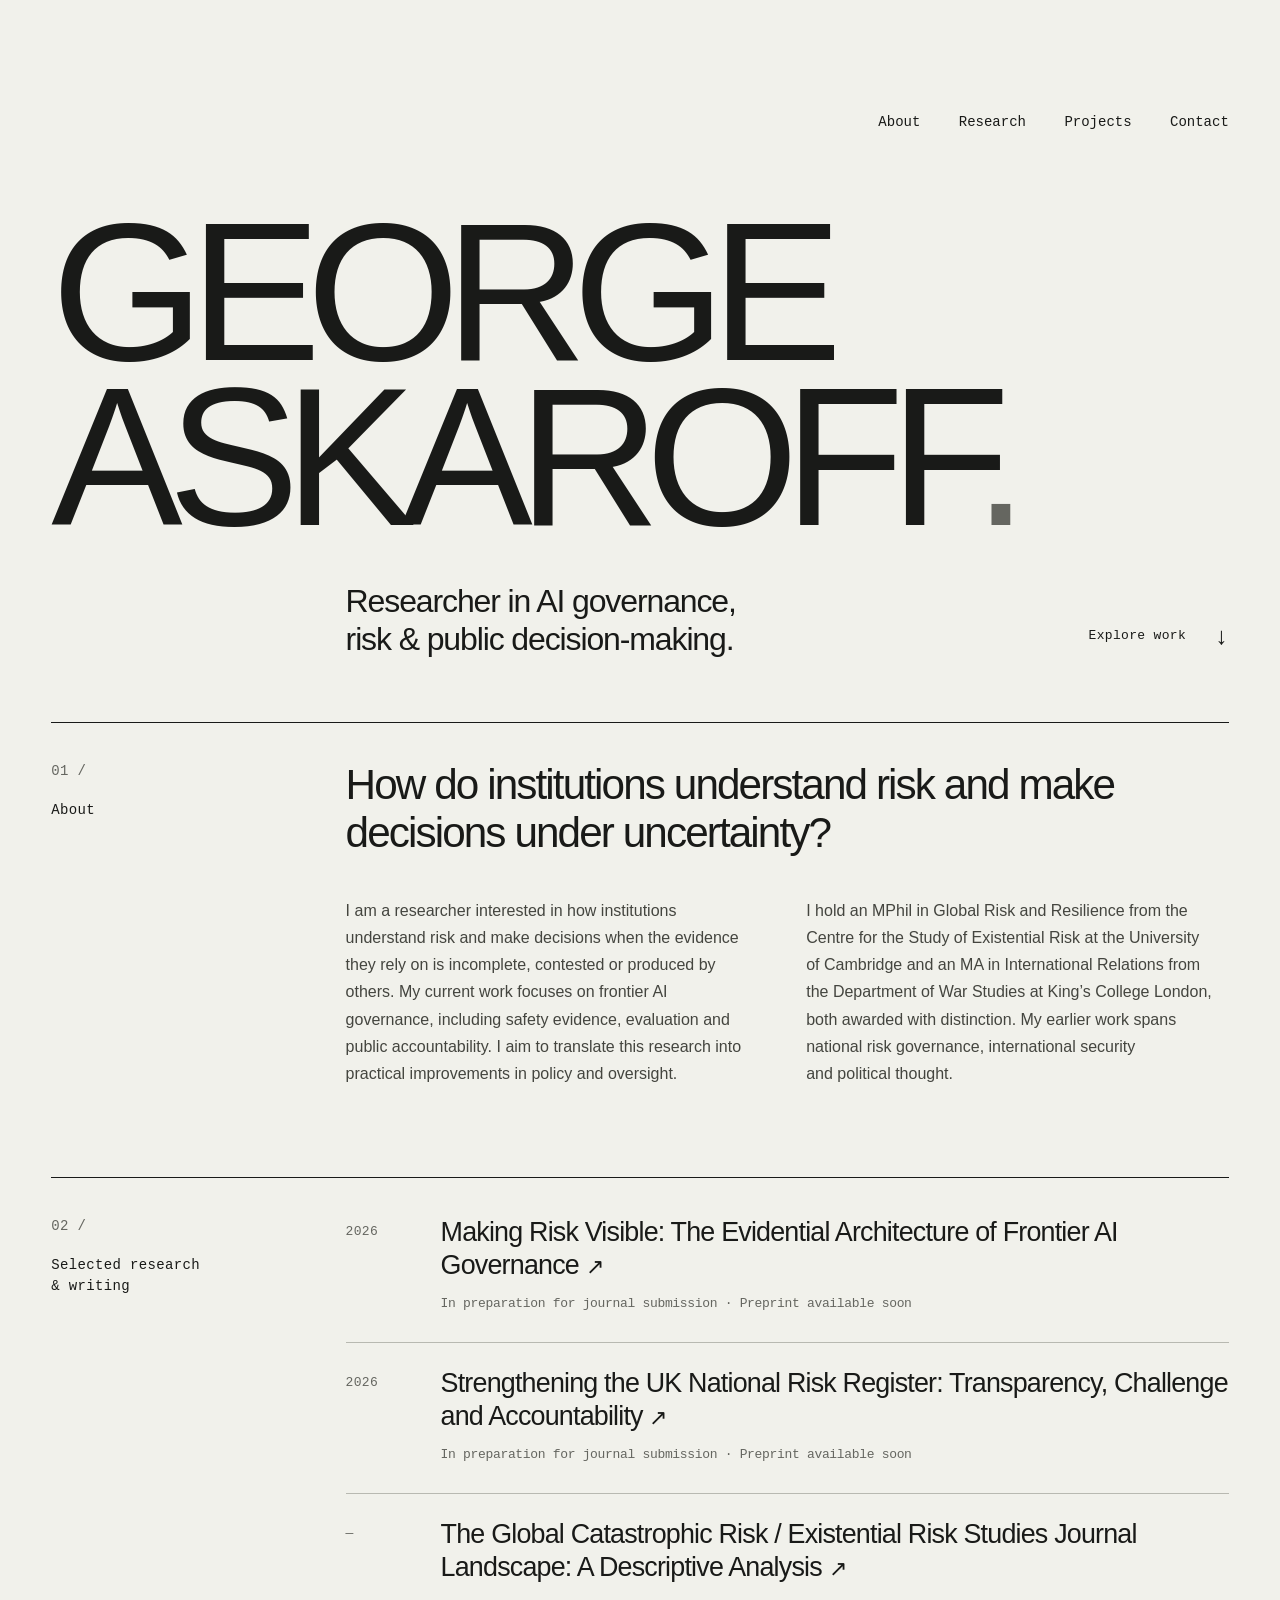
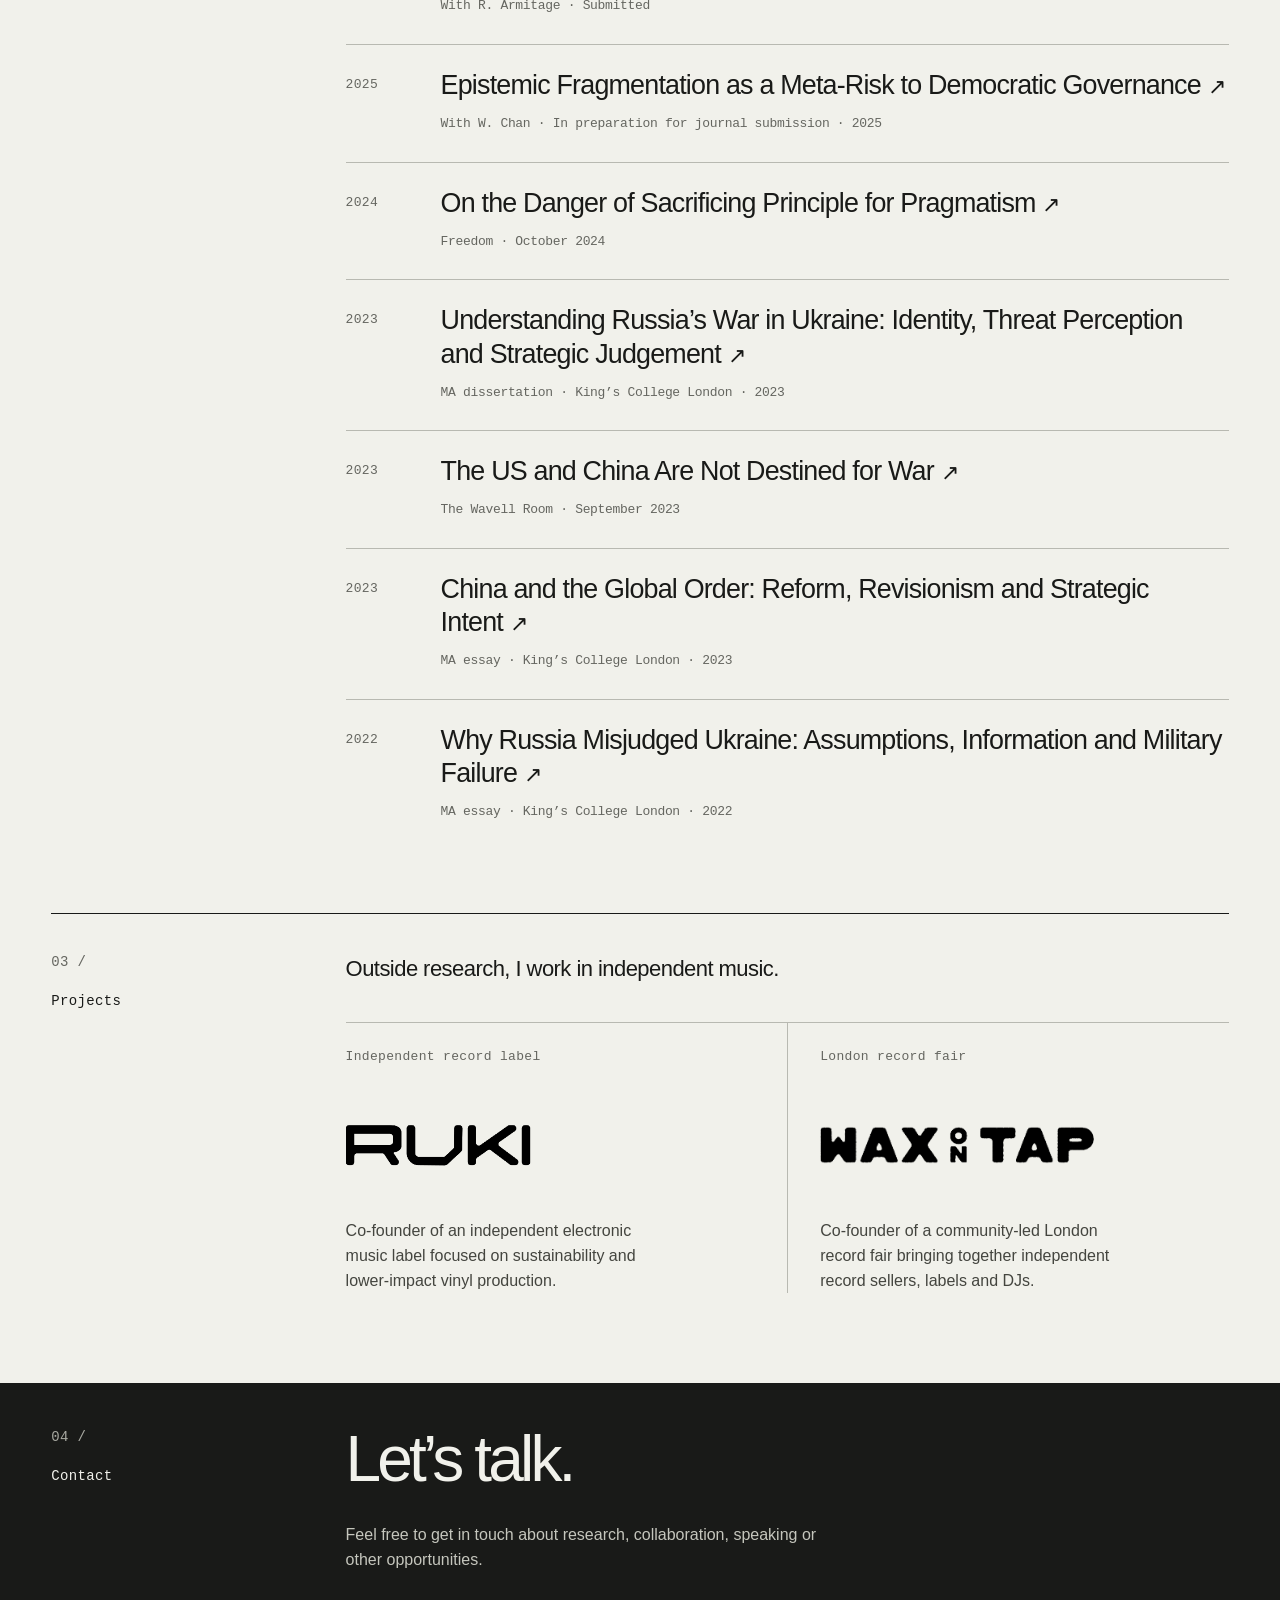
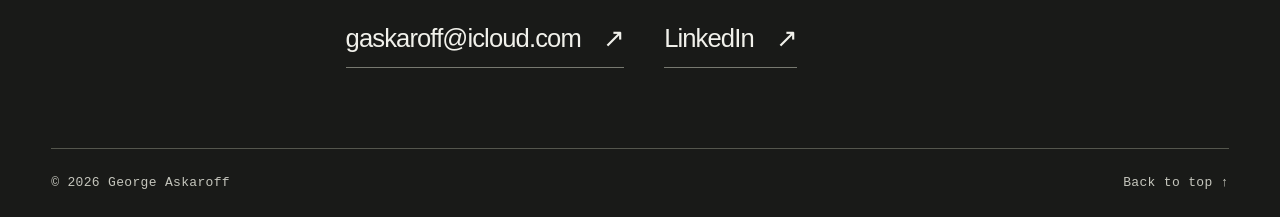
<file: index.html>
<!doctype html>
<html lang="en-GB">
<head>
  <meta charset="utf-8">
  <meta name="viewport" content="width=device-width, initial-scale=1">
  <meta name="description" content="George Askaroff — researcher in AI governance, risk and public decision-making. Selected research, writing and independent music projects.">
  <meta name="theme-color" content="#f1f1eb">
  <title>George Askaroff — AI Governance, Risk &amp; Public Decision-Making</title>
  <link rel="icon" href="favicon.svg" type="image/svg+xml">
  <link rel="stylesheet" href="styles.css?v=20260913-about-blocks">
</head>
<body id="top">
  <a class="skip-link" href="#main">Skip to content</a>
  <header class="masthead wrap">
    <nav aria-label="Main navigation">
      <a href="#about">About</a><a href="#research">Research</a><a href="#projects">Projects</a><a href="#contact">Contact</a>
    </nav>
  </header>
  <main id="main">
    <!-- HERO: edit the positioning statement here. -->
    <section class="hero wrap" aria-labelledby="name">
      <h1 id="name"><span>GEORGE</span><span>ASKAROFF<span class="name-period">.</span></span></h1>
      <div class="hero-bottom"><p>Researcher in AI governance,<br>risk &amp; public decision-making.</p><a class="text-link mono" href="#research">Explore work <span aria-hidden="true">↓</span></a></div>
    </section>
    <!-- ABOUT: plain HTML; no content management system required. -->
    <section id="about" class="section wrap" aria-labelledby="about-title">
      <h2 class="section-label mono" id="about-title"><span>01 /</span> About</h2>
      <div class="section-body about-copy">
        <p class="lead">How do institutions understand risk and make decisions under uncertainty?</p>
        <div class="about-columns"><p>I am a researcher interested in how institutions understand risk and make decisions when the evidence they rely on is incomplete, contested or produced by others. My current work focuses on frontier AI governance, including safety evidence, evaluation and public accountability. I aim to translate this research into practical improvements <span class="about-ending">in policy and oversight.</span></p>
        <p>I hold an MPhil in Global Risk and Resilience from the Centre for the Study of Existential Risk at the University of Cambridge and an MA in International Relations from the Department of War Studies at King’s College London, both awarded with distinction. My earlier work spans national risk governance, international security <span class="about-ending">and political thought.</span></p></div>
      </div>
    </section>
    <!-- RESEARCH: duplicate an article to add work. Keep title, outlet/status, date.
         If a URL is unavailable, keep the title as text; do not add an empty link. -->
    <section id="research" class="section wrap" aria-labelledby="research-title">
      <h2 class="section-label mono" id="research-title"><span>02 /</span> Selected research<br> &amp; writing</h2>
      <div class="section-body research-list">
        <article class="work"><span class="work-date mono">2026</span><div><h3><a href="reading/making-risk-visible.html">Making Risk Visible: The Evidential Architecture of Frontier AI <span class="title-ending">Governance <span class="arrow" aria-hidden="true">↗</span></span></a></h3><p class="work-meta">In preparation for journal submission · Preprint available soon</p></div></article>
        <article class="work"><span class="work-date mono">2026</span><div><h3><a href="reading/national-risk-register.html">Strengthening the UK National Risk Register: Transparency, Challenge and <span class="title-ending">Accountability <span class="arrow" aria-hidden="true">↗</span></span></a></h3><p class="work-meta">In preparation for journal submission · Preprint available soon</p></div></article>
        <article class="work"><span class="work-date mono">—</span><div><h3><a href="reading/risk-journals.html">The Global Catastrophic Risk / Existential Risk Studies Journal Landscape: A Descriptive <span class="title-ending">Analysis <span class="arrow" aria-hidden="true">↗</span></span></a></h3><p class="work-meta">With R. Armitage · Submitted</p></div></article>
        <article class="work"><span class="work-date mono">2025</span><div><h3><a href="reading/epistemic-fragmentation.html">Epistemic Fragmentation as a Meta-Risk to Democratic <span class="title-ending">Governance <span class="arrow" aria-hidden="true">↗</span></span></a></h3><p class="work-meta">With W. Chan · In preparation for journal submission · 2025</p></div></article>
        <article class="work"><span class="work-date mono">2024</span><div><h3><a href="reading/political-pragmatism.html">On the Danger of Sacrificing Principle for <span class="title-ending">Pragmatism <span class="arrow" aria-hidden="true">↗</span></span></a></h3><p class="work-meta">Freedom · October 2024</p></div></article>
        <article class="work"><span class="work-date mono">2023</span><div><h3><a href="reading/russia-identity.html">Understanding Russia’s War in Ukraine: Identity, Threat Perception and Strategic <span class="title-ending">Judgement <span class="arrow" aria-hidden="true">↗</span></span></a></h3><p class="work-meta">MA dissertation · King’s College London · 2023</p></div></article>
        <article class="work"><span class="work-date mono">2023</span><div><h3><a href="reading/us-china-war.html">The US and China Are Not Destined for <span class="title-ending">War <span class="arrow" aria-hidden="true">↗</span></span></a></h3><p class="work-meta">The Wavell Room · September 2023</p></div></article>
        <article class="work"><span class="work-date mono">2023</span><div><h3><a href="reading/china-global-order.html">China and the Global Order: Reform, Revisionism and Strategic <span class="title-ending">Intent <span class="arrow" aria-hidden="true">↗</span></span></a></h3><p class="work-meta">MA essay · King’s College London · 2023</p></div></article>
        <article class="work"><span class="work-date mono">2022</span><div><h3><a href="reading/russia-military.html">Why Russia Misjudged Ukraine: Assumptions, Information and Military <span class="title-ending">Failure <span class="arrow" aria-hidden="true">↗</span></span></a></h3><p class="work-meta">MA essay · King’s College London · 2022</p></div></article>
      </div>
    </section>
    <!-- PROJECTS: add project links around the titles when you have preferred URLs. -->
    <section id="projects" class="section wrap" aria-labelledby="projects-title">
      <h2 class="section-label mono" id="projects-title"><span>03 /</span> Projects</h2>
      <div class="section-body"><p class="projects-intro">Outside research, I work in independent music.</p><div class="project-grid">
        <article class="project"><p class="mono project-type">Independent record label</p><h3><a class="project-logo ruki-logo" href="https://www.instagram.com/ruki_records/" aria-label="RUKI Records on Instagram"><img src="assets/ruki.png" alt="RUKI Records"></a></h3><p>Co-founder of an independent electronic music label focused on sustainability and lower-impact vinyl production.</p></article>
        <article class="project"><p class="mono project-type">London record fair</p><h3><a class="project-logo wax-logo" href="https://www.instagram.com/wax.on.tap/?hl=en-gb" aria-label="Wax On Tap on Instagram"><img src="assets/wax-on-tap.png" alt="Wax On Tap"></a></h3><p>Co-founder of a community-led London record fair bringing together independent record sellers, labels and DJs.</p></article>
      </div></div>
    </section>
    <!-- CONTACT: update both visible email and mailto if your address changes. -->
    <section id="contact" class="contact" aria-labelledby="contact-title"><div class="wrap section">
      <h2 class="section-label mono" id="contact-title"><span>04 /</span> Contact</h2>
      <div class="section-body"><p class="contact-heading">Let’s talk.</p><p class="contact-copy">Feel free to get in touch about research, collaboration, speaking or other opportunities.</p>
      <div class="contact-links"><a href="mailto:gaskaroff@icloud.com">gaskaroff@icloud.com <span aria-hidden="true">↗</span></a><a href="https://www.linkedin.com/in/george-askaroff/">LinkedIn <span aria-hidden="true">↗</span></a></div></div>
    </div><footer class="wrap mono"><span>© 2026 George Askaroff</span><a href="#top">Back to top ↑</a></footer></section>
  </main>
</body>
</html>
</file>
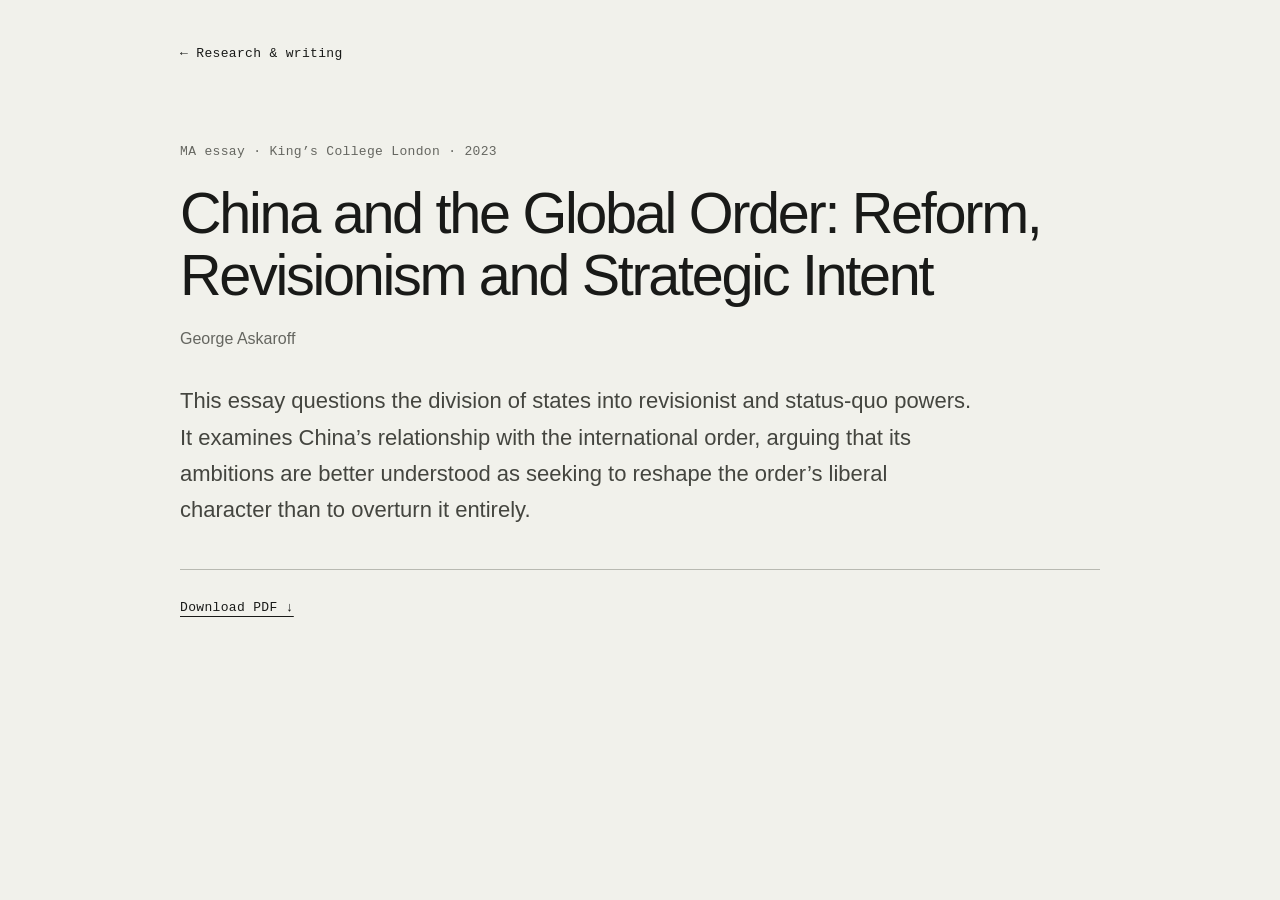
<file: reading/china-global-order.html>
<!doctype html>
<html lang="en-GB"><head><meta charset="utf-8"><meta name="viewport" content="width=device-width, initial-scale=1"><title>China and the Global Order: Reform, Revisionism and Strategic Intent — George Askaroff</title><meta name="description" content="This essay questions the division of states into revisionist and status-quo powers. It examines China’s relationship with the international order, arguing that its ambitions are better understood as seeking to reshape the order’s liberal character than to overturn it entirely."><link rel="stylesheet" href="../styles.css?v=20260913-about-blocks"><link rel="icon" href="../favicon.svg"></head>
<body><main class="reader abstract-page wrap"><a class="mono text-link" href="../index.html#research">← Research &amp; writing</a><header class="reader-heading"><p class="mono">MA essay · King’s College London · 2023</p><h1>China and the Global Order: Reform, Revisionism and Strategic Intent</h1><p>George Askaroff</p></header><p class="paper-blurb">This essay questions the division of states into revisionist and status-quo powers. It examines China’s relationship with the international order, arguing that its ambitions are better understood as seeking to reshape the order’s liberal character than to overturn it entirely.</p><div class="reader-actions mono"><a href="../papers/china-global-order.pdf" download>Download PDF ↓</a></div></main></body></html>
</file>
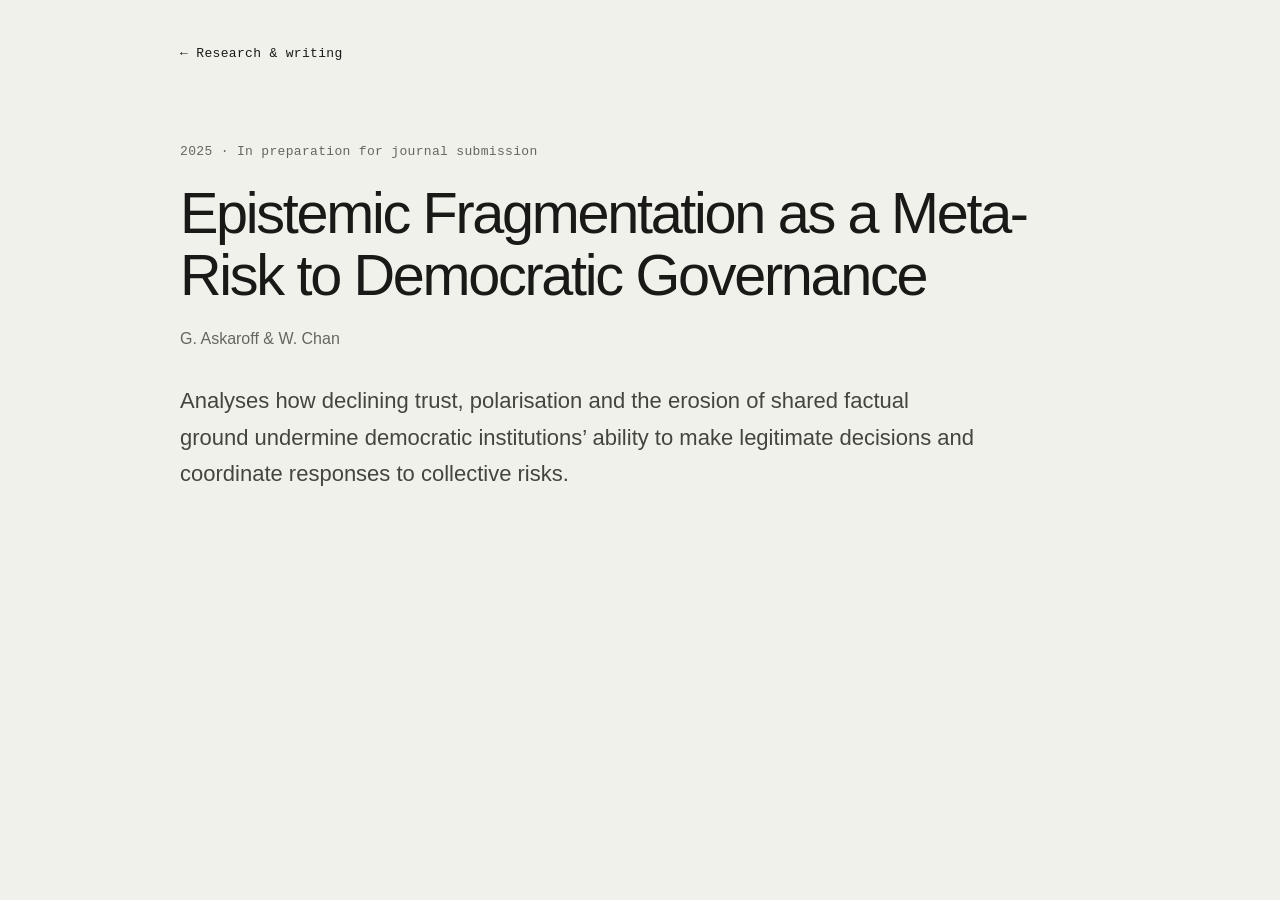
<file: reading/epistemic-fragmentation.html>
<!doctype html>
<html lang="en-GB"><head><meta charset="utf-8"><meta name="viewport" content="width=device-width, initial-scale=1"><title>Epistemic Fragmentation as a Meta-Risk to Democratic Governance — George Askaroff</title><meta name="description" content="Analyses how declining trust, polarisation and the erosion of shared factual ground undermine democratic institutions’ ability to make legitimate decisions and coordinate responses to collective risks."><link rel="stylesheet" href="../styles.css?v=20260913-about-blocks"><link rel="icon" href="../favicon.svg"></head><body><main class="reader abstract-page wrap"><a class="mono text-link" href="../index.html#research">← Research &amp; writing</a><header class="reader-heading"><p class="mono">2025 · In preparation for journal submission</p><h1>Epistemic Fragmentation as a Meta-Risk to Democratic Governance</h1><p>G. Askaroff &amp; W. Chan</p></header><p class="paper-blurb">Analyses how declining trust, polarisation and the erosion of shared factual ground undermine democratic institutions’ ability to make legitimate decisions and coordinate responses to collective risks.</p></main></body></html>
</file>
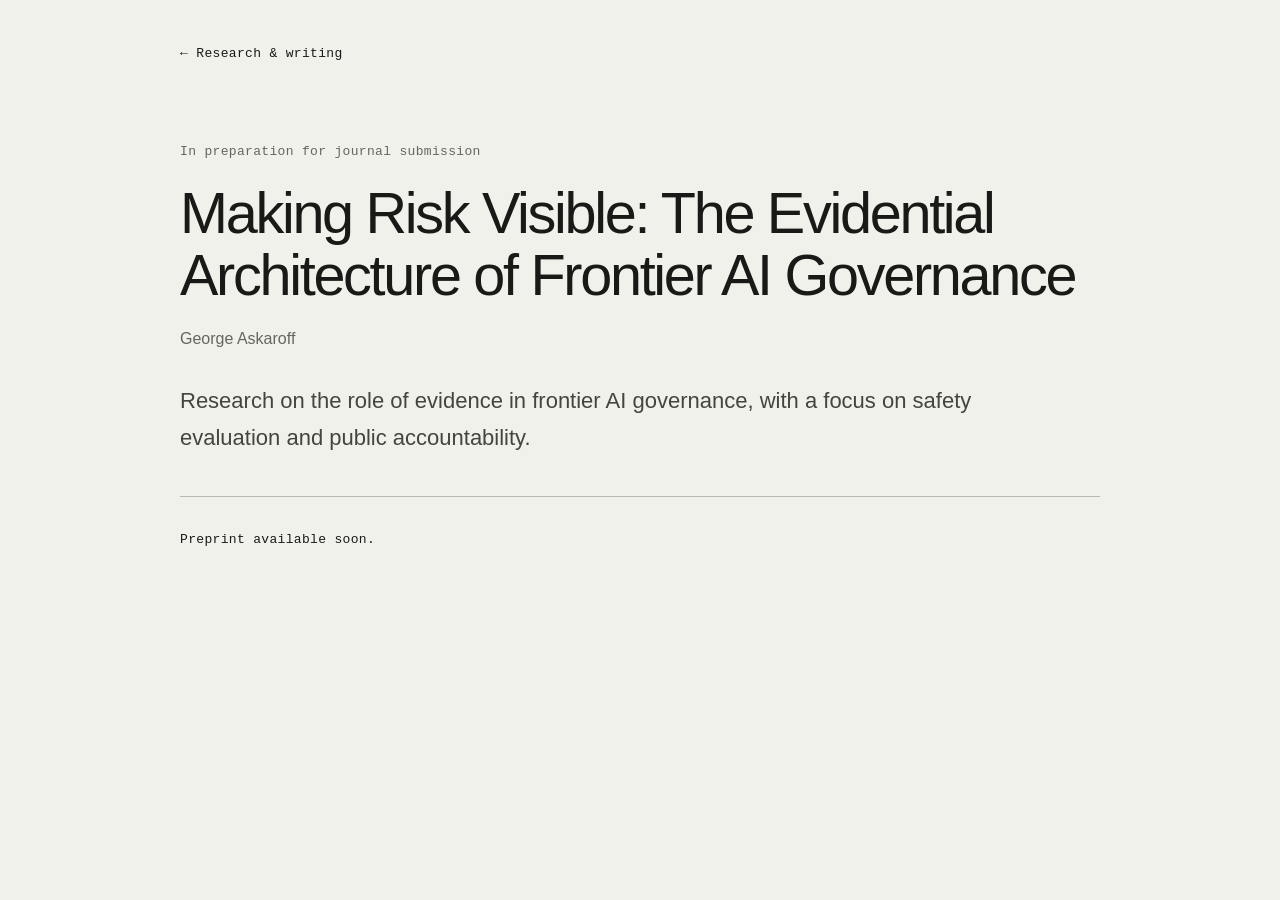
<file: reading/making-risk-visible.html>
<!doctype html><html lang="en-GB"><head><meta charset="utf-8"><meta name="viewport" content="width=device-width, initial-scale=1"><title>Making Risk Visible: The Evidential Architecture of Frontier AI Governance — George Askaroff</title><link rel="stylesheet" href="../styles.css?v=20260913-about-blocks"><link rel="icon" href="../favicon.svg"></head><body><main class="reader abstract-page wrap"><a class="mono text-link" href="../index.html#research">← Research &amp; writing</a><header class="reader-heading"><p class="mono">In preparation for journal submission</p><h1>Making Risk Visible: The Evidential Architecture of Frontier AI Governance</h1><p>George Askaroff</p></header><p class="paper-blurb">Research on the role of evidence in frontier AI governance, with a focus on safety evaluation and public accountability.</p><div class="reader-actions mono"><p>Preprint available soon.</p></div></main></body></html>
</file>
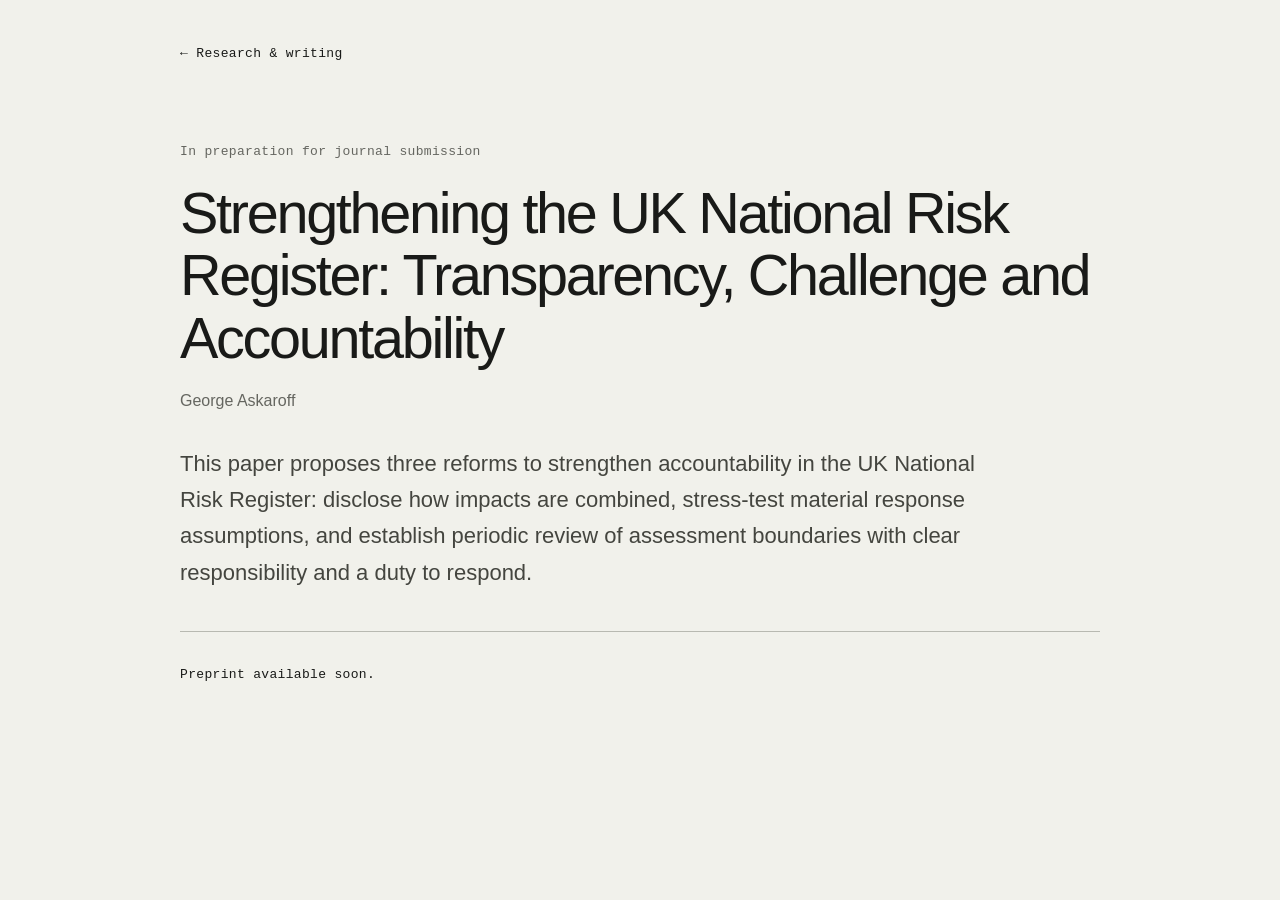
<file: reading/national-risk-register.html>
<!doctype html><html lang="en-GB"><head><meta charset="utf-8"><meta name="viewport" content="width=device-width, initial-scale=1"><title>Strengthening the UK National Risk Register: Transparency, Challenge and Accountability — George Askaroff</title><link rel="stylesheet" href="../styles.css?v=20260913-about-blocks"><link rel="icon" href="../favicon.svg"></head><body><main class="reader abstract-page wrap"><a class="mono text-link" href="../index.html#research">← Research &amp; writing</a><header class="reader-heading"><p class="mono">In preparation for journal submission</p><h1>Strengthening the UK National Risk Register: Transparency, Challenge and Accountability</h1><p>George Askaroff</p></header><p class="paper-blurb">This paper proposes three reforms to strengthen accountability in the UK National Risk Register: disclose how impacts are combined, stress-test material response assumptions, and establish periodic review of assessment boundaries with clear responsibility and a duty to respond.</p><div class="reader-actions mono"><p>Preprint available soon.</p></div></main></body></html>
</file>
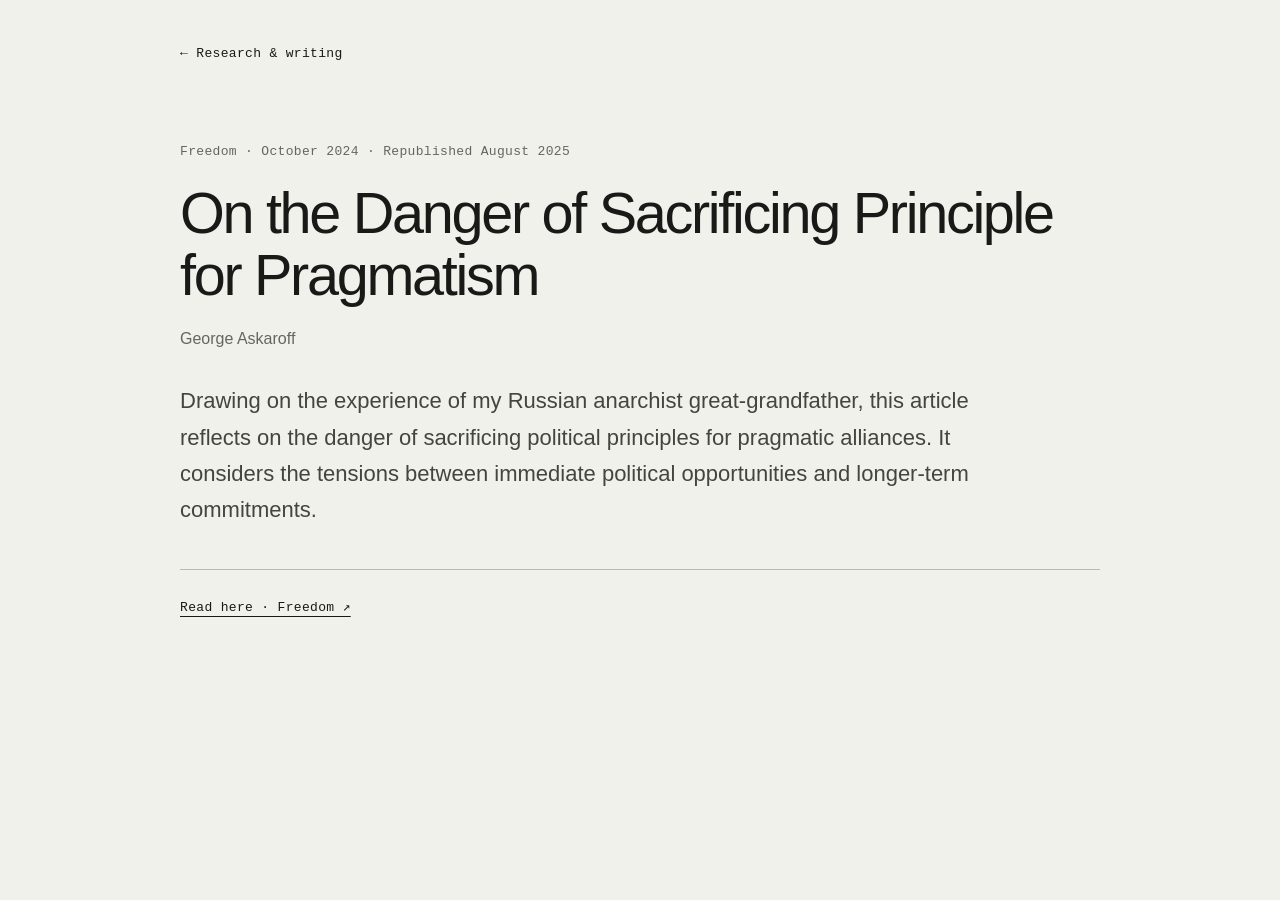
<file: reading/political-pragmatism.html>
<!doctype html>
<html lang="en-GB"><head><meta charset="utf-8"><meta name="viewport" content="width=device-width, initial-scale=1"><title>On the Danger of Sacrificing Principle for Pragmatism — George Askaroff</title><meta name="description" content="Drawing on the experience of my Russian anarchist great-grandfather, this article reflects on the danger of sacrificing political principles for pragmatic alliances. It considers the tensions between immediate political opportunities and longer-term commitments."><link rel="stylesheet" href="../styles.css?v=20260913-about-blocks"><link rel="icon" href="../favicon.svg"></head>
<body><main class="reader abstract-page wrap"><a class="mono text-link" href="../index.html#research">← Research &amp; writing</a><header class="reader-heading"><p class="mono">Freedom · October 2024 · Republished August 2025</p><h1>On the Danger of Sacrificing Principle for Pragmatism</h1><p>George Askaroff</p></header><p class="paper-blurb">Drawing on the experience of my Russian anarchist great-grandfather, this article reflects on the danger of sacrificing political principles for pragmatic alliances. It considers the tensions between immediate political opportunities and longer-term commitments.</p><div class="reader-actions mono"><a href="https://freedomnews.org.uk/2025/08/27/a-cautionary-tale-from-my-russian-anarchist-great-grandfather/">Read here · Freedom ↗</a></div></main></body></html>
</file>
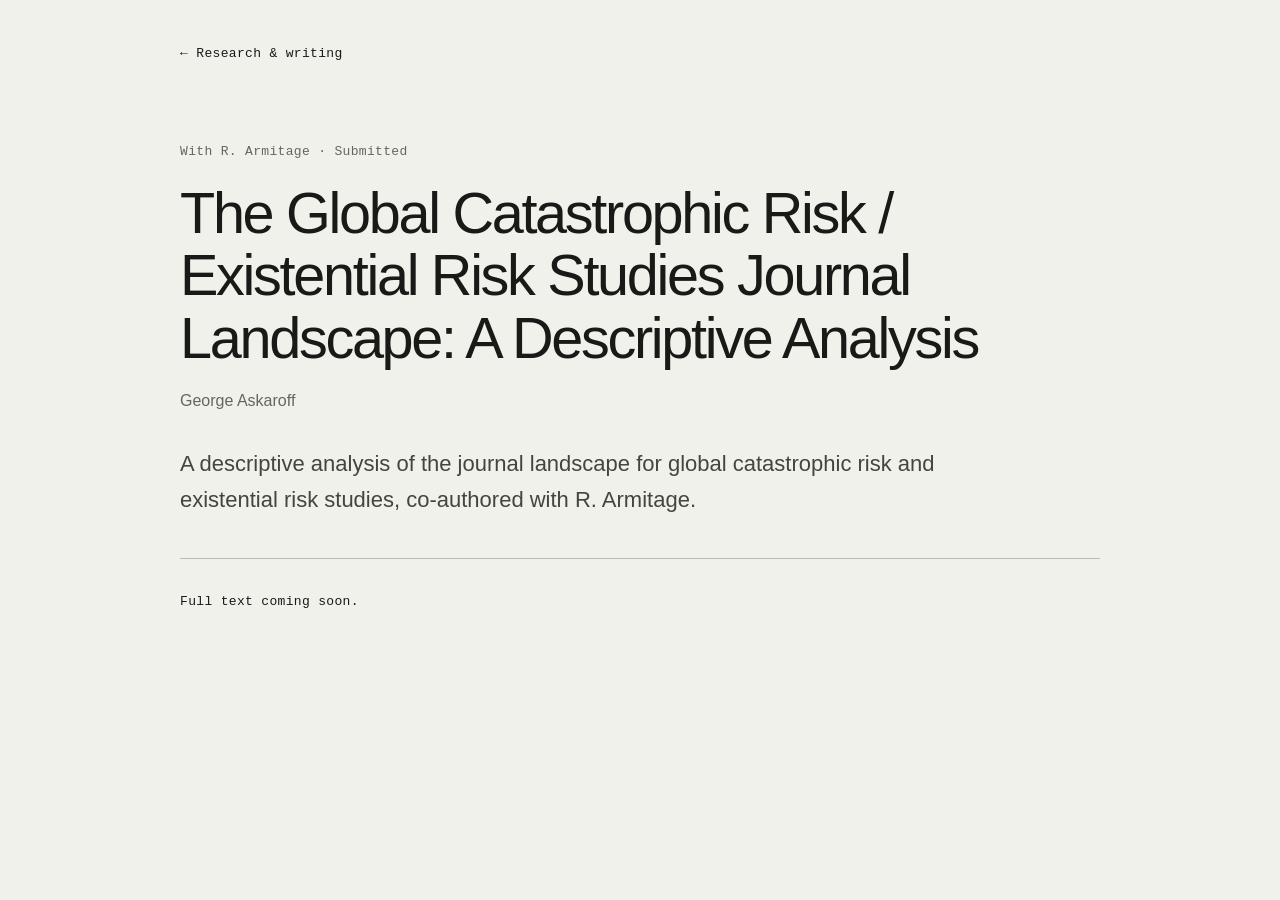
<file: reading/risk-journals.html>
<!doctype html><html lang="en-GB"><head><meta charset="utf-8"><meta name="viewport" content="width=device-width, initial-scale=1"><title>The Global Catastrophic Risk / Existential Risk Studies Journal Landscape: A Descriptive Analysis — George Askaroff</title><link rel="stylesheet" href="../styles.css?v=20260913-about-blocks"><link rel="icon" href="../favicon.svg"></head><body><main class="reader abstract-page wrap"><a class="mono text-link" href="../index.html#research">← Research &amp; writing</a><header class="reader-heading"><p class="mono">With R. Armitage · Submitted</p><h1>The Global Catastrophic Risk / Existential Risk Studies Journal Landscape: A Descriptive Analysis</h1><p>George Askaroff</p></header><p class="paper-blurb">A descriptive analysis of the journal landscape for global catastrophic risk and existential risk studies, co-authored with R. Armitage.</p><div class="reader-actions mono"><p>Full text coming soon.</p></div></main></body></html>
</file>
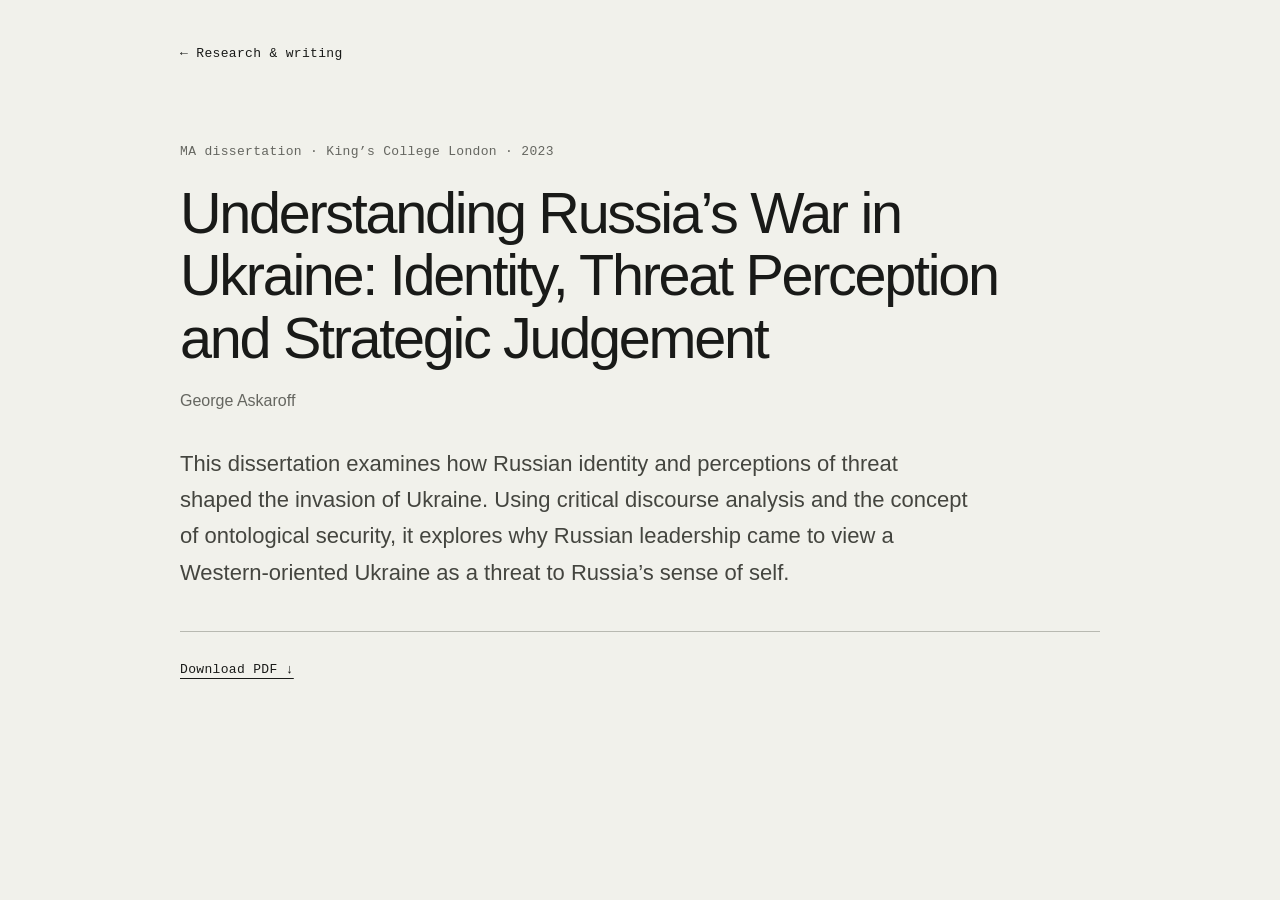
<file: reading/russia-identity.html>
<!doctype html>
<html lang="en-GB"><head><meta charset="utf-8"><meta name="viewport" content="width=device-width, initial-scale=1"><title>Understanding Russia’s War in Ukraine: Identity, Threat Perception and Strategic Judgement — George Askaroff</title><meta name="description" content="This dissertation examines how Russian identity and perceptions of threat shaped the invasion of Ukraine. Using critical discourse analysis and the concept of ontological security, it explores why Russian leadership came to view a Western-oriented Ukraine as a threat to Russia’s sense of self."><link rel="stylesheet" href="../styles.css?v=20260913-about-blocks"><link rel="icon" href="../favicon.svg"></head>
<body><main class="reader abstract-page wrap"><a class="mono text-link" href="../index.html#research">← Research &amp; writing</a><header class="reader-heading"><p class="mono">MA dissertation · King’s College London · 2023</p><h1>Understanding Russia’s War in Ukraine: Identity, Threat Perception and Strategic Judgement</h1><p>George Askaroff</p></header><p class="paper-blurb">This dissertation examines how Russian identity and perceptions of threat shaped the invasion of Ukraine. Using critical discourse analysis and the concept of ontological security, it explores why Russian leadership came to view a Western-oriented Ukraine as a threat to Russia’s sense of self.</p><div class="reader-actions mono"><a href="../papers/russia-identity.pdf" download>Download PDF ↓</a></div></main></body></html>
</file>
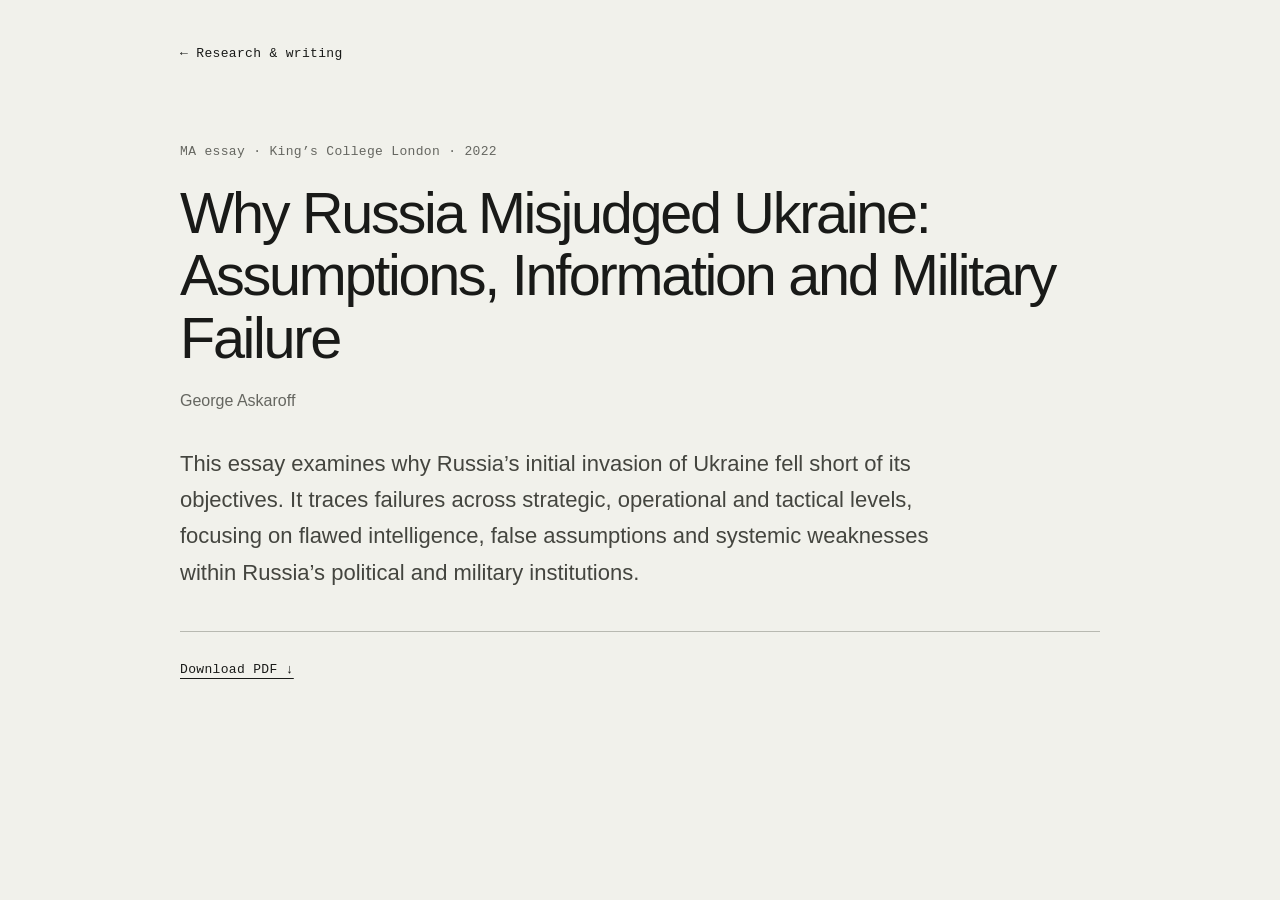
<file: reading/russia-military.html>
<!doctype html>
<html lang="en-GB"><head><meta charset="utf-8"><meta name="viewport" content="width=device-width, initial-scale=1"><title>Why Russia Misjudged Ukraine: Assumptions, Information and Military Failure — George Askaroff</title><meta name="description" content="This essay examines why Russia’s initial invasion of Ukraine fell short of its objectives. It traces failures across strategic, operational and tactical levels, focusing on flawed intelligence, false assumptions and systemic weaknesses within Russia’s political and military institutions."><link rel="stylesheet" href="../styles.css?v=20260913-about-blocks"><link rel="icon" href="../favicon.svg"></head>
<body><main class="reader abstract-page wrap"><a class="mono text-link" href="../index.html#research">← Research &amp; writing</a><header class="reader-heading"><p class="mono">MA essay · King’s College London · 2022</p><h1>Why Russia Misjudged Ukraine: Assumptions, Information and Military Failure</h1><p>George Askaroff</p></header><p class="paper-blurb">This essay examines why Russia’s initial invasion of Ukraine fell short of its objectives. It traces failures across strategic, operational and tactical levels, focusing on flawed intelligence, false assumptions and systemic weaknesses within Russia’s political and military institutions.</p><div class="reader-actions mono"><a href="../papers/russia-military.pdf" download>Download PDF ↓</a></div></main></body></html>
</file>
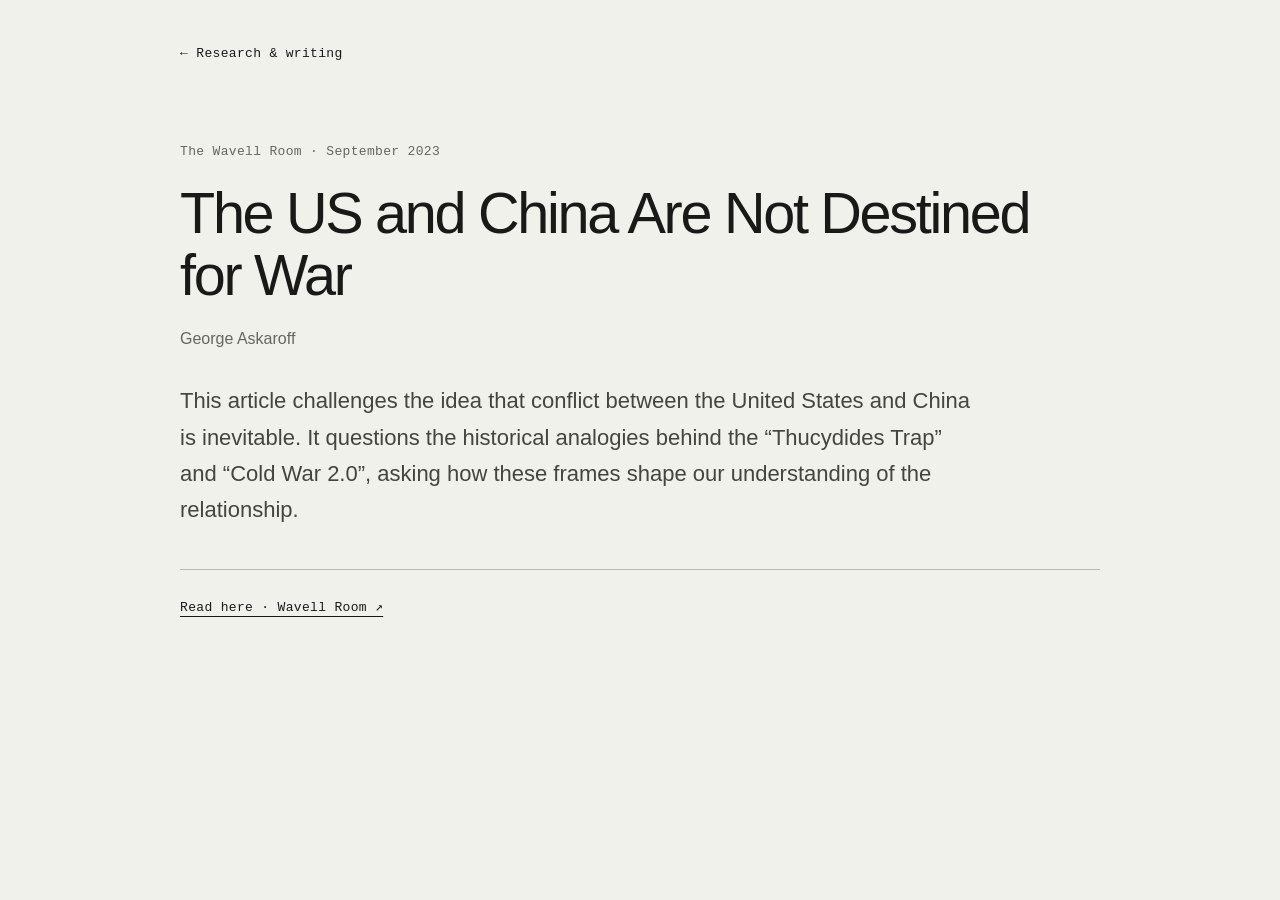
<file: reading/us-china-war.html>
<!doctype html>
<html lang="en-GB"><head><meta charset="utf-8"><meta name="viewport" content="width=device-width, initial-scale=1"><title>The US and China Are Not Destined for War — George Askaroff</title><meta name="description" content="This article challenges the idea that conflict between the United States and China is inevitable. It questions the historical analogies behind the “Thucydides Trap” and “Cold War 2.0”, asking how these frames shape our understanding of the relationship."><link rel="stylesheet" href="../styles.css?v=20260913-about-blocks"><link rel="icon" href="../favicon.svg"></head>
<body><main class="reader abstract-page wrap"><a class="mono text-link" href="../index.html#research">← Research &amp; writing</a><header class="reader-heading"><p class="mono">The Wavell Room · September 2023</p><h1>The US and China Are Not Destined for War</h1><p>George Askaroff</p></header><p class="paper-blurb">This article challenges the idea that conflict between the United States and China is inevitable. It questions the historical analogies behind the “Thucydides Trap” and “Cold War 2.0”, asking how these frames shape our understanding of the relationship.</p><div class="reader-actions mono"><a href="https://wavellroom.com/2023/09/05/us-and-china-are-not-destined-for-war-thucydides-trap/">Read here · Wavell Room ↗</a></div></main></body></html>
</file>
<file: styles.css>
/* DESIGN TOKENS — start here for colours, typography and page width. */
:root{
  --paper:#f1f1eb;
  --ink:#191a18;
  --muted:#656660;
  --rule:#b8b9b1;
  --mono:"SFMono-Regular",Consolas,"Liberation Mono",monospace;
  --sans:Arial,Helvetica,sans-serif;
  --gutter:clamp(20px,4vw,64px)}

*{
  box-sizing:border-box}

html{
  scroll-behavior:smooth;
  scroll-padding-top:24px}

body{
  margin:0;
  background:var(--paper);
  color:var(--ink);
  font-family:var(--sans);
  font-size:16px;
  line-height:1.55;
  -webkit-font-smoothing:antialiased}

a{
  color:inherit;
  text-decoration:none}

a:focus-visible{
  outline:2px solid currentColor;
  outline-offset:6px}

::selection{
  background:var(--ink);
  color:var(--paper)}

.wrap{
  width:calc(100% - var(--gutter)*2);
  max-width:1440px;
  margin-inline:auto}

.mono{
  font-family:var(--mono);
  font-size:.8125rem;
  font-weight:400;
  letter-spacing:.025em}

.masthead{
  display:flex;
  justify-content:space-between;
  align-items:center;
  min-height:88px;
  border-bottom:1px solid var(--ink);
  gap:24px}

.monogram{
  font-family:var(--mono);
  font-size:24px;
  letter-spacing:-.1em;
  font-weight:bold}

nav{
  display:flex;
  gap:clamp(16px,3vw,46px);
  font-family:var(--mono);
  font-size:.875rem}

nav a{
  padding-block:12px}
nav a:hover,.text-link:hover,footer a:hover{
  text-decoration:underline;
  text-underline-offset:5px}

.hero{
  padding-top:24px;
  padding-bottom:64px}

.hero-meta{
  display:flex;
  justify-content:space-between;
  text-transform:uppercase;
  gap:16px}

h1{
  font-size:clamp(62px,15.4vw,235px);
  line-height:.84;
  letter-spacing:-.075em;
  font-weight:500;
  margin:64px 0 40px}

h1>span{
  display:block}
.name-period{
  color:var(--muted)}

.hero-bottom{
  display:flex;
  align-items:flex-end;
  justify-content:space-between;
  gap:24px;
  margin-top:42px;
  padding-left:25%}

.hero-bottom p{
  font-size:clamp(21px,2.5vw,36px);
  line-height:1.18;
  letter-spacing:-.035em;
  margin:0}

.text-link{
  display:flex;
  gap:28px;
  white-space:nowrap;
  padding-block:8px}
.text-link span{
  font-size:24px;
  line-height:1}

.section{
  display:grid;
  grid-template-columns:1fr 3fr;
  border-top:1px solid var(--ink);
  padding-block:38px 90px;
  gap:0}

.section-label{
  font-size:.875rem;
  line-height:1.5;
  margin:0;
  padding-right:28px}
.section-label span{
  display:block;
  margin-bottom:18px;
  color:var(--muted)}

.section-body{
  min-width:0}
.lead{
  font-size:clamp(28px,3.3vw,48px);
  letter-spacing:-.045em;
  line-height:1.13;
  max-width:850px;
  margin:0 0 40px}

.about-columns{
  display:grid;
  grid-template-columns:1fr 1fr;
  gap:38px}
.about-columns p{
  margin:0;
  max-width:42ch;
  color:#44453f;
  line-height:1.7}

.research-list{
  margin-top:-10px}
.work{
  display:grid;
  grid-template-columns:75px 1fr;
  gap:20px;
  border-bottom:1px solid var(--rule);
  padding:24px 0 27px}
.work:first-child{
  padding-top:10px}
.work:last-child{
  border-bottom:0;
  padding-bottom:0}

.work-date{
  padding-top:6px;
  color:var(--muted)}
h3{
  margin:0;
  font-weight:400}
.work h3{
  font-size:clamp(21px,2.1vw,30px);
  line-height:1.23;
  letter-spacing:-.03em;
  max-width:900px}
.work h3 a{
  display:block;
  transition:color .18s,transform .18s}
.work h3 a:hover{
  color:#5d6054;
  transform:translateX(4px)}
.arrow{
  white-space:nowrap;
  font-size:.8em}

.work-meta{
  font-family:var(--mono);
  font-size:.8125rem;
  color:var(--muted);
  margin:12px 0 0;
  line-height:1.6;
  letter-spacing:-.025em}
.edition{
  white-space:normal}

.projects-intro{
  margin:0 0 36px;
  font-size:22px;
  letter-spacing:-.025em}
.project-grid{
  display:grid;
  grid-template-columns:1fr 1fr;
  border-top:1px solid var(--rule)}
.project{
  padding:24px 32px 0 0}
.project+.project{
  border-left:1px solid var(--rule);
  padding-left:32px;
  padding-right:0}
.project-type{
  color:var(--muted);
  margin:0 0 30px}
.project h3{
  font-size:clamp(40px,5.4vw,78px);
  line-height:.98;
  letter-spacing:-.06em}
.project>p:last-child{
  max-width:34ch;
  margin:30px 0 0;
  color:#44453f}

.contact{
  background:var(--ink);
  color:var(--paper)}
.contact .section{
  border-top:0;
  padding-block:44px 80px}
.contact .section-label span{
  color:#a9aaa2}
.contact-heading{
  font-size:clamp(62px,9vw,136px);
  line-height:1;
  letter-spacing:-.06em;
  margin:0 0 32px}
.contact-copy{
  max-width:54ch;
  color:#c5c6bd;
  margin:0 0 38px}
.contact-links{
  display:flex;
  gap:40px;
  flex-wrap:wrap;
  font-size:clamp(17px,2vw,26px);
  letter-spacing:-.035em}
.contact-links a{
  padding-block:8px;
  border-bottom:1px solid #777970;
  transition:border-color .2s}
.contact-links a:hover{
  border-color:var(--paper)}
.contact-links span{
  margin-left:16px}

footer{
  border-top:1px solid #54564d;
  display:flex;
  justify-content:space-between;
  gap:24px;
  padding-block:24px;
  color:#c5c6bd}

.skip-link{
  position:absolute;
  top:8px;
  left:20px;
  padding:12px;
  background:var(--ink);
  color:var(--paper);
  transform:translateY(-160%);
  z-index:10}
.skip-link:focus{
  transform:translateY(0)}

@media(min-width:900px){
  .hero{
  animation:appear .65s ease-out both}
@keyframes appear{
  from{
  opacity:.3;
  transform:translateY(8px)}
to{
  opacity:1;
  transform:none}
}
}

@media(max-width:700px){
  .masthead{
  min-height:76px;
  gap:16px}
nav{
  gap:15px;
  font-size:.8125rem}
.hero{
  padding-bottom:48px}
.hero-meta{
  font-size:.75rem}
h1{
  margin-top:52px;
  font-size:15vw}
.hero-bottom{
  padding-left:0;
  align-items:flex-start;
  flex-direction:column;
  gap:24px}
.section{
  grid-template-columns:1fr;
  padding-block:25px 56px;
  gap:32px}
.section-label{
  display:flex;
  gap:18px}
.section-label span{
  margin:0}
.section-label br{
  display:none}
.about-columns{
  grid-template-columns:1fr;
  gap:22px}
.lead{
  margin-bottom:28px}
.work{
  grid-template-columns:46px 1fr;
  gap:14px;
  padding-block:22px}
.work-date{
  font-size:.75rem}
.work-meta{
  font-size:.75rem}
.projects-intro{
  font-size:20px}
.project{
  padding-right:20px}
.project+.project{
  padding-left:20px}
.project-type{
  font-size:.75rem;
  min-height:38px;
  margin-bottom:20px}
.project h3{
  font-size:clamp(35px,8vw,54px)}
.project>p:last-child{
  margin-top:22px}
.contact .section{
  padding-block:30px 48px}
.contact-links{
  gap:16px 32px}
footer{
  font-size:.75rem}
}

@media(max-width:360px){
  .masthead{
  align-items:flex-start;
  padding-block:18px}
nav{
  display:grid;
  grid-template-columns:1fr 1fr;
  gap:0 18px}
.hero-meta{
  flex-direction:column;
  gap:5px}
.project-grid{
  grid-template-columns:1fr}
.project+.project{
  border-left:0;
  border-top:1px solid var(--rule);
  padding:24px 0 0;
  margin-top:28px}
.project-type{
  min-height:0}
.contact-links a{
  overflow-wrap:anywhere}
}

@media(prefers-reduced-motion:reduce){
  html{
  scroll-behavior:auto}
*,*::before,*::after{
  animation:none!important;
  transition:none!important}
}

@media print{
  body{
  background:white;
  color:black}
.masthead,.hero-meta,.text-link,footer,.skip-link{
  display:none}
.hero{
  padding-block:0 30px}
h1{
  font-size:72px;
  margin:0 0 24px;
  line-height:1}
.hero-bottom{
  padding:0}
.section{
  padding-bottom:30px}
.work{
  break-inside:avoid}
.contact{
  background:white;
  color:black}
.contact-copy,.contact .section-label span{
  color:black}
.contact-heading{
  font-size:40px}
}


/* Clean header and supplied project wordmarks. Images remain unmodified. */
.masthead {
  justify-content: flex-end;
  min-height: 0;
  padding-top: 100px;
  border-bottom: 0;
}
.hero { padding-top: 0; }
.project .project-logo {
  position: relative;
  width: 100%;
  height: auto;
  aspect-ratio: 4 / 1;
  overflow: hidden;
  mix-blend-mode: multiply;
}
.project-logo img {
  display: block;
  position: absolute;
  max-width: none;
  height: auto;
  top: 50%;
  transform: translateY(-50%);
}
.ruki-logo img { width: 170%; left: -35%; }
.wax-logo img { width: 140%; left: -20%; }
@media (max-width: 700px) {
  .masthead { padding-top: 28px; padding-bottom: 0; }
  .masthead nav { display: flex; flex-wrap: wrap; gap: 0 18px; justify-content: flex-end; }
}

/* Portrait and linked wordmarks */
.masthead { justify-content: space-between; align-items: center; padding-top: 42px; }
.headshot { display: block; width: 96px; height: 112px; object-fit: cover; object-position: center 30%; filter: grayscale(1) contrast(1.08); mix-blend-mode: multiply; }
.project .project-logo { display: block; width: 78%; max-width: 290px; overflow: hidden; transition: opacity .2s ease; }
.project .ruki-logo { width: 64%; max-width: 235px; }
.project-logo:hover { opacity: .6; }
.project-logo:focus-visible { outline: 2px solid var(--ink); outline-offset: 8px; }
@media(max-width:700px) {
 .masthead { padding-top: 24px; gap: 24px; }
 .headshot { width: 64px; height: 76px; flex-shrink: 0; }
 .masthead nav { gap: 0 16px; }
 .project .project-logo { width: 90%; }
 .project .ruki-logo { width: 74%; }
}

/* Header without portrait */
.masthead { justify-content: flex-end; padding-top: 100px; }
@media(max-width:700px) { .masthead { padding-top: 28px; } }

/* Shared project rows keep logo centres and description starts aligned. */
.project-grid {
  grid-template-rows: auto auto auto;
}
.project {
  display: grid;
  grid-template-rows: subgrid;
  grid-row: span 3;
}
.project h3 {
  display: flex;
  align-items: center;
  justify-content: center;
  min-height: 90px;
}
.project .project-logo {
  margin-inline: auto;
}
.project .ruki-logo {
  width: 59%;
  max-width: 215px;
}
.project > p:last-child {
  align-self: start;
}
@media (max-width: 700px) {
  .project h3 { min-height: 64px; }
  .project .ruki-logo { width: 68%; }
}
@media (max-width: 360px) {
  .project { display: block; }
}

/* Left edges follow the text; shared logo rows align their vertical centres. */
.project h3 { justify-content: flex-start; }
.project .project-logo { margin-inline: 0; }
.project .ruki-logo { width: 55%; max-width: 200px; }
@media (max-width: 700px) {
  .project .ruki-logo { width: 64%; }
}

/* More restrained contact heading. */
.contact-heading { font-size: clamp(42px, 5vw, 72px); }

/* Dedicated document reader pages */
.reader { max-width: 1100px; padding-block: 36px 60px; }
.reader-heading { margin-block: 48px 32px; }
.reader-heading h1 { font-size: clamp(30px,4.5vw,58px); line-height: 1.08; letter-spacing: -.04em; margin: 20px 0; }
.reader-heading > p { color: var(--muted); }
.reader-actions { display: flex; flex-wrap: wrap; gap: 20px 32px; padding-block: 20px; border-top: 1px solid var(--rule); }
.reader-actions a { padding-block: 8px; text-decoration: underline; text-underline-offset: 5px; }
.paper-viewer { display: block; width: 100%; height: 80vh; min-height: 480px; background: white; border: 1px solid var(--rule); }
.paper-viewer p { padding: 24px; }
.reader-note { color: var(--muted); margin-block: 20px 32px; }
@view-transition { navigation: auto; }
@media(prefers-reduced-motion:reduce) { ::view-transition-old(root), ::view-transition-new(root) { animation: none; } }

.paper-pages { max-width: 850px; margin-inline: auto; }
.reader-page { margin-bottom: 32px; }
.reader-page img { display: block; width: 100%; height: auto; background: white; border: 1px solid var(--rule); }
.reader-page details { font-size: 14px; padding: 12px 0; }
.reader-page summary { cursor: pointer; font-family: var(--mono); }
.page-text { white-space: pre-wrap; overflow-wrap: anywhere; font-family: Georgia,serif; font-size: 17px; line-height: 1.7; padding: 24px; background: white; }

/* Short publication landing pages */
.title-ending { white-space: nowrap; }
.abstract-page { max-width: 920px; min-height: 90vh; }
.paper-blurb { max-width: 65ch; font-size: clamp(18px,2vw,22px); line-height: 1.65; margin: 0 0 40px; color: #44453f; }
.abstract-page .reader-heading { margin-top: 70px; }
@media(max-width:700px) { .abstract-page .reader-heading { margin-top: 42px; } }

/* Preserve the full left edge of the Wax On Tap wordmark. */
.wax-logo img { width: 136%; left: -17.5%; }

/* Measured source bounds: x=254–1602 in a 1890px image. */
.wax-logo img { width: 132%; left: -15.5%; }

/* Slightly smaller RUKI wordmark. */
.project .ruki-logo { width: 51%; max-width: 185px; }
@media (max-width: 700px) { .project .ruki-logo { width: 59%; } }

/* Align the visible W with the paragraph, retaining a subpixel safety inset. */
.wax-logo img { width: 132%; left: -17.64%; }

/* Equal label and logo rows guarantee matching paragraph start positions. */
.project-grid { grid-template-rows: none; align-items: start; }
.project {
  display: grid;
  grid-row: auto;
  grid-template-rows: 48px 100px auto;
  row-gap: 0;
}
.project .project-type { margin: 0; min-height: 0; }
.project h3 { height: 100px; min-height: 0; margin: 0; }
.project > p:last-child { margin-top: 24px; align-self: start; }
@media (max-width: 700px) {
  .project { grid-template-rows: 58px 72px auto; }
  .project h3 { height: 72px; }
  .project > p:last-child { margin-top: 22px; }
}
@media (max-width: 360px) {
  .project { display: grid; }
}

/* Give the qualifications paragraph a slightly wider measure. */
.about-columns p:last-child { max-width: 48ch; text-wrap: pretty; }

/* Matching paragraph widths with balanced line endings. */
.about-columns p, .about-columns p:last-child { max-width: 44ch; text-wrap: pretty; }

/* Balanced About text blocks, with substantial closing lines. */
.about-columns p,
.about-columns p:last-child {
  max-width: 46ch;
  text-wrap: balance;
  line-height: 1.7;
}
.about-ending { white-space: nowrap; }
@media (max-width: 700px) {
  .about-columns p,
  .about-columns p:last-child { max-width: 46ch; text-wrap: pretty; }
}
</file>
